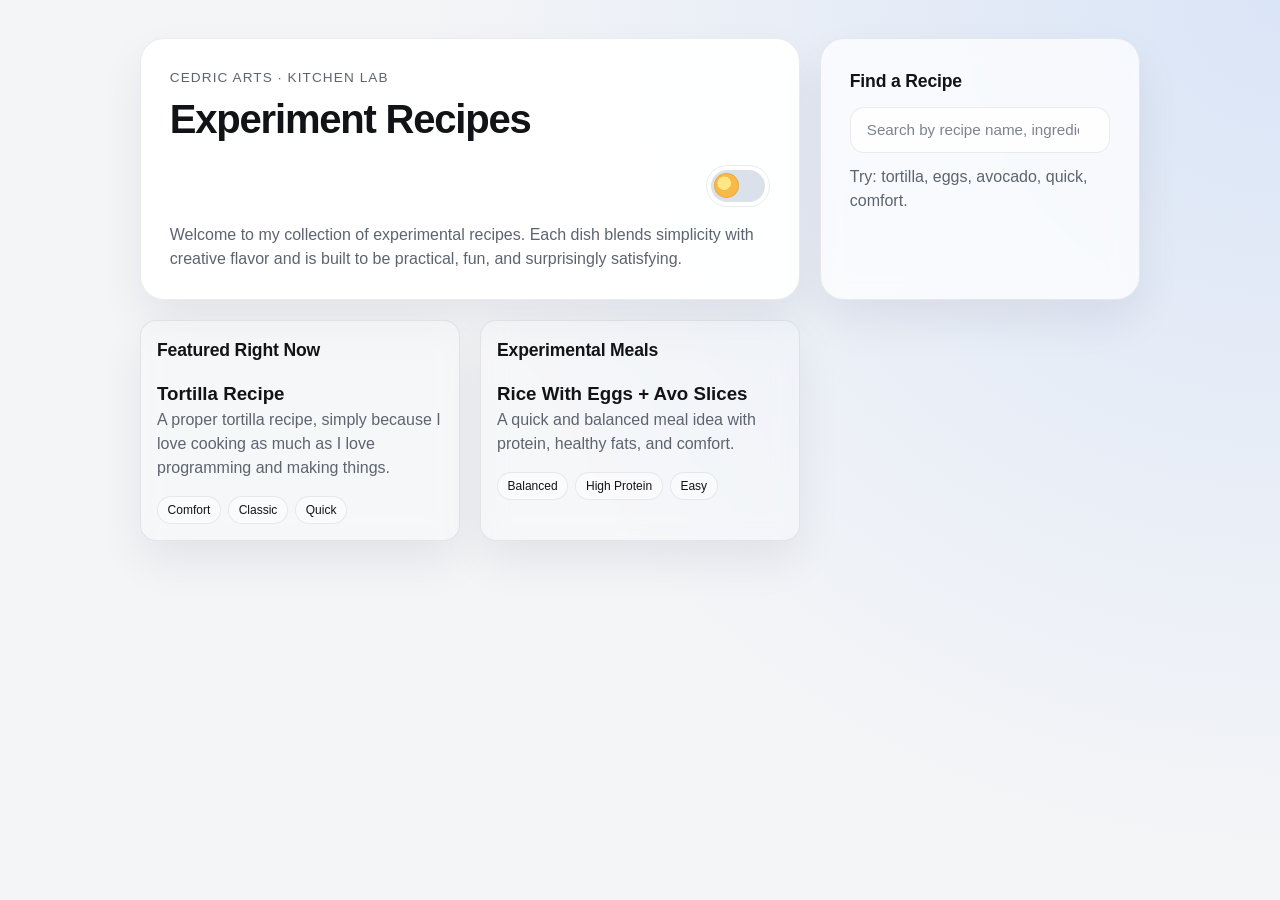
<file: index.html>
<!DOCTYPE html>
<html lang="en" data-theme="light">

<head>
  <meta charset="UTF-8">
  <meta name="viewport" content="width=device-width, initial-scale=1.0">
  <title>Experiment Recipes | Cedric Arts</title>
  <link rel="stylesheet" href="styles/homepage-styles.css">
</head>

<body>
  <main class="bento-layout">
    <header class="panel panel-hero">
      <div>
        <p class="eyebrow">Cedric Arts · Kitchen Lab</p>
        <h1>Experiment Recipes</h1>
      </div>

      <button class="theme-switch" id="themeToggle" type="button" aria-label="Toggle color theme" aria-pressed="false">
        <span class="switch-track">
          <span class="switch-thumb" aria-hidden="true"></span>
        </span>
      </button>

      <p>Welcome to my collection of experimental recipes. Each dish blends simplicity with creative flavor and is
        built to be practical, fun, and surprisingly satisfying.</p>
    </header>

    <section class="panel panel-search">
      <h2>Find a Recipe</h2>
      <label for="recipeSearch" class="sr-only">Search recipes</label>
      <input id="recipeSearch" type="search" placeholder="Search by recipe name, ingredient, or tag..." autocomplete="off">
      <p class="search-hint">Try: tortilla, eggs, avocado, quick, comfort.</p>
    </section>

    <section class="panel panel-feature recipe-card" data-search="tortilla proper recipe cooking programming" data-tags="comfort,classic,quick" aria-label="Open Tortilla Recipe">
      <h2>Featured Right Now</h2>
      <a href="recipes/tortilla-recipe.html">
        <h3>Tortilla Recipe</h3>
        <p>A proper tortilla recipe, simply because I love cooking as much as I love programming and making things.</p>
      </a>
      <div class="tags">
        <span class="tag">Comfort</span>
        <span class="tag">Classic</span>
        <span class="tag">Quick</span>
      </div>
    </section>

    <section class="panel panel-list recipe-card" data-search="rice eggs avocado balanced healthy fats protein" data-tags="balanced,high-protein,easy" aria-label="Open Rice With Eggs and Avocado recipe">
      <h2>Experimental Meals</h2>
      <a href="recipes/balanced-meal.html">
        <h3>Rice With Eggs + Avo Slices</h3>
        <p>A quick and balanced meal idea with protein, healthy fats, and comfort.</p>
      </a>
      <div class="tags">
        <span class="tag">Balanced</span>
        <span class="tag">High Protein</span>
        <span class="tag">Easy</span>
      </div>
    </section>
  </main>

  <script src="js/theme-toggle.js" defer></script>
  <script src="js/search.js" defer></script>
</body>

</html>
</file>
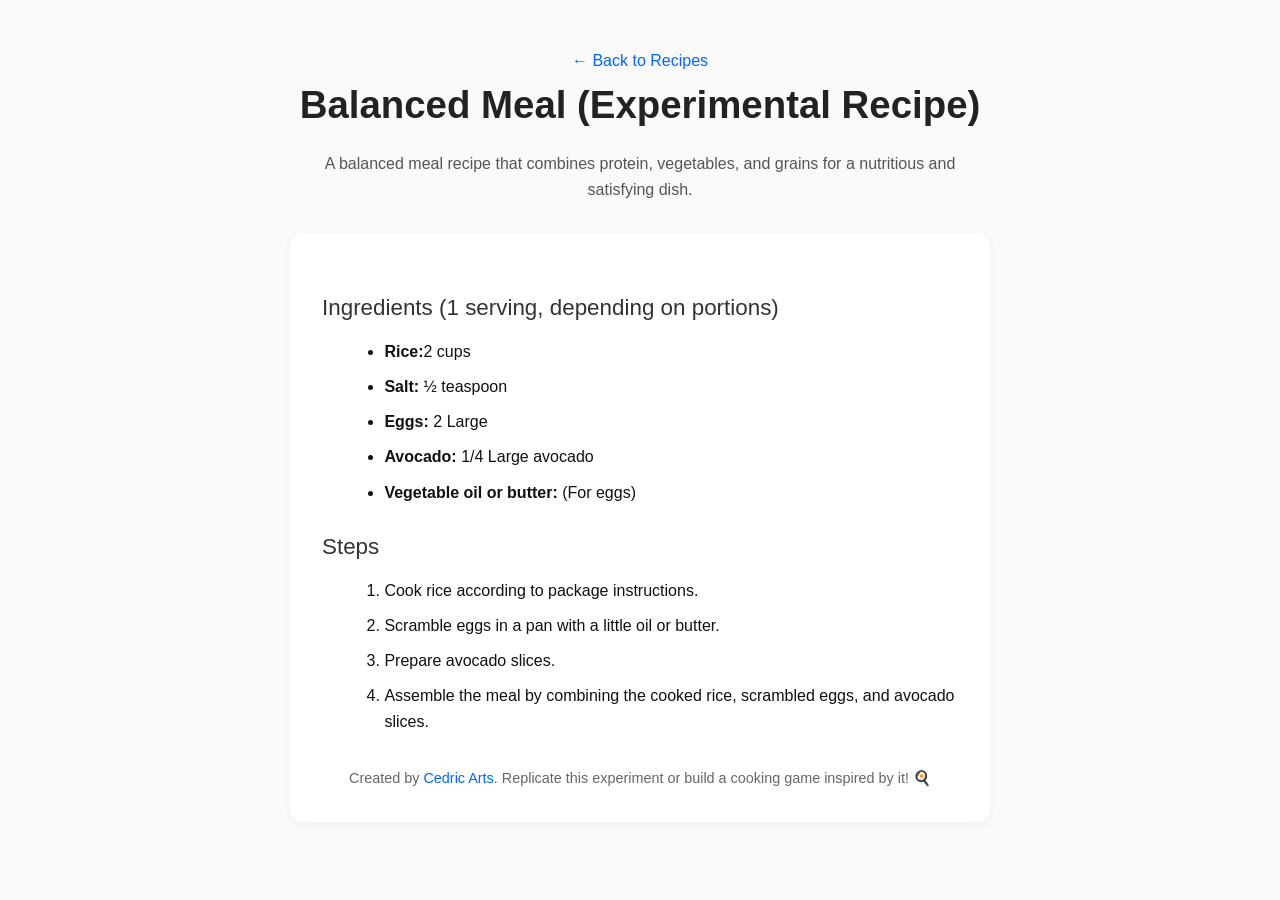
<file: recipes/balanced-meal.html>
<!DOCTYPE html>
<html lang="en">

<head>
    <meta charset="UTF-8">
    <meta name="viewport" content="width=device-width, initial-scale=1.0">
    <title>Experiment Recipes | Cedric Arts</title>
    <link rel="stylesheet" href="../styles/styles.css">
</head>

<body>
    <main>
        <header>
            <a href="../index.html">← Back to Recipes</a>
            <h1>Balanced Meal (Experimental Recipe)</h1>
            <p>A balanced meal recipe that combines protein, vegetables, and grains for a nutritious and satisfying dish.
            </p>
        </header>
        <div class="recipe-card">
            <section>
                <div class="section-title">Ingredients (1 serving, depending on portions)</div>
                <ul>
                    <li><strong>Rice:</strong>2 cups</li>
                    <li><strong>Salt:</strong> ½ teaspoon</li>
                    <li><strong>Eggs:</strong> 2 Large</li>
                    <li><strong>Avocado:</strong> 1/4 Large avocado</li>
                    <li><strong>Vegetable oil or butter:</strong> (For eggs)</li>
                </ul>
            </section>

            <section>
                <div class="section-title">Steps</div>
                <ol>
                    <li>Cook rice according to package instructions.</li>
                    <li>Scramble eggs in a pan with a little oil or butter.</li>
                    <li>Prepare avocado slices.</li>
                    <li>Assemble the meal by combining the cooked rice, scrambled eggs, and avocado slices.</li>
                </ol>
            </section>

            <footer>
                Created by <a href="https://cedricarts.github.io">Cedric Arts</a>.
                Replicate this experiment or build a cooking game inspired by it! 🍳
            </footer>
        </div>

    </main>
</body>

</html>
</file>
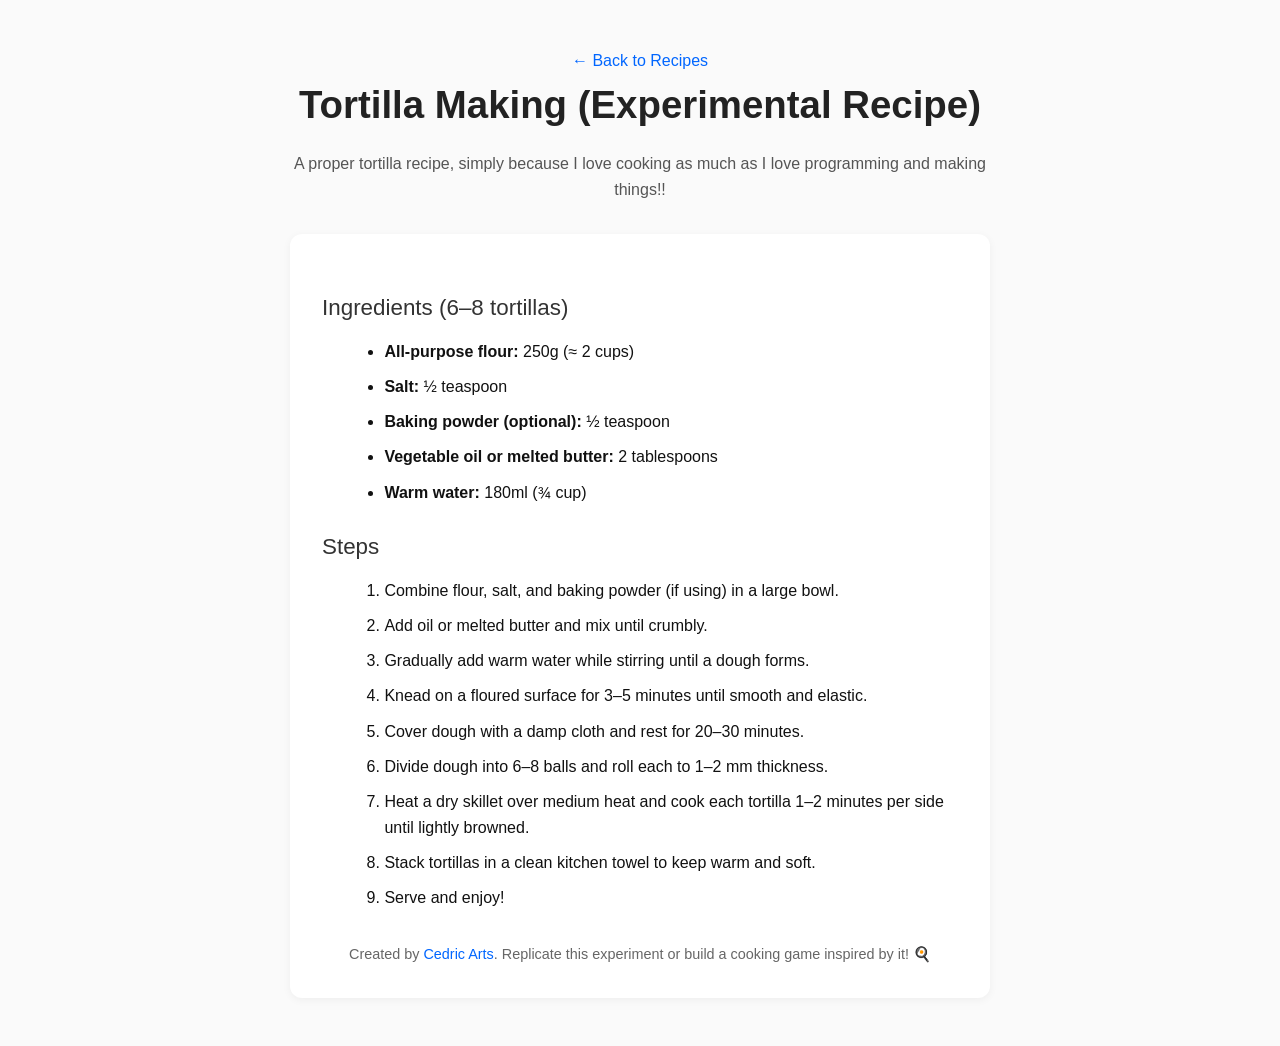
<file: recipes/tortilla-recipe.html>
<!DOCTYPE html>
<html lang="en">

<head>
  <meta charset="UTF-8">
  <meta name="viewport" content="width=device-width, initial-scale=1.0">
  <title>Experiment Recipes | Cedric Arts</title>
  <link rel="stylesheet" href="../styles/styles.css">
</head>

<body>
  <main>
    <header>
      <a href="../index.html">← Back to Recipes</a>
      <h1>Tortilla Making (Experimental Recipe)</h1>
      <p>A proper tortilla recipe, simply because I love cooking as much as I love programming and making things!!</p>
    </header>
    <div class="recipe-card">
      <section>
        <div class="section-title">Ingredients (6–8 tortillas)</div>
        <ul>
          <li><strong>All-purpose flour:</strong> 250g (≈ 2 cups)</li>
          <li><strong>Salt:</strong> ½ teaspoon</li>
          <li><strong>Baking powder (optional):</strong> ½ teaspoon</li>
          <li><strong>Vegetable oil or melted butter:</strong> 2 tablespoons</li>
          <li><strong>Warm water:</strong> 180ml (¾ cup)</li>
        </ul>
      </section>

      <section>
        <div class="section-title">Steps</div>
        <ol>
          <li>Combine flour, salt, and baking powder (if using) in a large bowl.</li>
          <li>Add oil or melted butter and mix until crumbly.</li>
          <li>Gradually add warm water while stirring until a dough forms.</li>
          <li>Knead on a floured surface for 3–5 minutes until smooth and elastic.</li>
          <li>Cover dough with a damp cloth and rest for 20–30 minutes.</li>
          <li>Divide dough into 6–8 balls and roll each to 1–2 mm thickness.</li>
          <li>Heat a dry skillet over medium heat and cook each tortilla 1–2 minutes per side until lightly browned.
          </li>
          <li>Stack tortillas in a clean kitchen towel to keep warm and soft.</li>
          <li>Serve and enjoy!</li>
        </ol>
      </section>

      <footer>
        Created by <a href="https://cedricarts.github.io">Cedric Arts</a>.
        Replicate this experiment or build a cooking game inspired by it! 🍳
      </footer>
    </div>

  </main>
</body>

</html>
</file>
<file: styles/homepage-styles.css>
:root {
    --bg: #f4f5f7;
    --panel: rgba(255, 255, 255, 0.72);
    --panel-strong: rgba(255, 255, 255, 0.95);
    --text: #121316;
    --muted: #5d6470;
    --border: rgba(15, 23, 42, 0.08);
    --shadow: 0 20px 45px rgba(10, 20, 40, 0.07);
    --accent: #3b82f6;
    --track: #dbe1ea;
    --input-bg: rgba(255, 255, 255, 0.8);
}

:root[data-theme='dark'] {
    --bg: #0f1115;
    --panel: rgba(30, 32, 39, 0.75);
    --panel-strong: rgba(22, 25, 32, 0.92);
    --text: #f3f5f8;
    --muted: #b8bfcc;
    --border: rgba(255, 255, 255, 0.08);
    --shadow: 0 18px 40px rgba(0, 0, 0, 0.35);
    --accent: #7ab2ff;
    --track: #2b3342;
    --input-bg: rgba(255, 255, 255, 0.06);
}

* { margin: 0; padding: 0; box-sizing: border-box; }
body { font-family: -apple-system, BlinkMacSystemFont, "SF Pro Text", "Inter", "Segoe UI", sans-serif; background: radial-gradient(circle at top right, rgba(59, 130, 246, 0.14), transparent 55%), var(--bg); color: var(--text); min-height: 100vh; line-height: 1.5; padding: clamp(1rem, 3vw, 2.5rem); }
.bento-layout { max-width: 1000px; margin: 0 auto; display: grid; gap: clamp(0.8rem, 2vw, 1.25rem); grid-template-columns: repeat(auto-fit, minmax(260px, 1fr)); }
.panel { background: var(--panel); backdrop-filter: blur(12px); border: 1px solid var(--border); border-radius: 24px; box-shadow: var(--shadow); padding: clamp(1rem, 2.5vw, 1.8rem); display: flex; flex-direction: column; gap: 1rem; }
.panel-hero { grid-column: span 2; background: var(--panel-strong); }
.panel-hero h1 { font-size: clamp(1.65rem, 4vw, 2.5rem); letter-spacing: -0.03em; }
.eyebrow { color: var(--muted); font-size: 0.85rem; text-transform: uppercase; letter-spacing: 0.08em; }
h2 { font-size: 1.1rem; letter-spacing: -0.01em; }

.theme-switch {
    margin-left: auto;
    appearance: none;
    -webkit-appearance: none;
    border: 1px solid var(--border);
    background: rgba(255, 255, 255, 0.35);
    border-radius: 999px;
    padding: 0.25rem;
    cursor: pointer;
    transition: border-color 0.2s ease, box-shadow 0.2s ease, background 0.2s ease;
}

.theme-switch:hover { border-color: var(--accent); }
.theme-switch:focus-visible { outline: none; box-shadow: 0 0 0 3px color-mix(in srgb, var(--accent) 28%, transparent); }
.switch-track { display: inline-flex; align-items: center; width: 3.4rem; height: 2rem; border-radius: 999px; background: var(--track); padding: 0.2rem; }
.switch-thumb { width: 1.55rem; height: 1.55rem; border-radius: 50%; background: #fff; border: 1px solid rgba(0,0,0,0.08); background-image: radial-gradient(circle at 40% 40%, #ffe785 34%, #f8b946 35%); transition: transform 0.22s ease, background-image 0.22s ease; }
:root[data-theme='dark'] .switch-thumb { transform: translateX(1.35rem); background-image: radial-gradient(circle at 35% 35%, #d9deff 32%, #8898ff 33%); }

.panel-search { gap: 0.75rem; }
#recipeSearch {
    width: 100%;
    border-radius: 14px;
    border: 1px solid var(--border);
    padding: 0.85rem 1rem;
    background: var(--input-bg);
    color: var(--text);
    font-size: 0.95rem;
    transition: border-color 0.2s ease, box-shadow 0.2s ease, background 0.2s ease;
}

#recipeSearch::placeholder { color: color-mix(in srgb, var(--muted) 80%, transparent); }
#recipeSearch:focus-visible { outline: none; border-color: var(--accent); box-shadow: 0 0 0 3px color-mix(in srgb, var(--accent) 25%, transparent); }

.search-hint, .panel p, .recipe-card p { color: var(--muted); }
.sr-only { position: absolute; width: 1px; height: 1px; overflow: hidden; clip: rect(0, 0, 0, 0); white-space: nowrap; }
.recipe-card a { text-decoration: none; color: inherit; }
.recipe-card { border-radius: 16px; border: 1px solid var(--border); padding: 1rem; background: rgba(255, 255, 255, 0.24); transition: transform 0.2s ease, border-color 0.2s ease; }
:root[data-theme='dark'] .recipe-card { background: rgba(255, 255, 255, 0.03); }
.recipe-card:hover { transform: translateY(-2px); border-color: var(--accent); }
.tags { display: flex; flex-wrap: wrap; gap: 0.45rem; }
.tag { font-size: 0.75rem; border: 1px solid var(--border); border-radius: 999px; padding: 0.25rem 0.6rem; background: rgba(255, 255, 255, 0.45); }
@media (max-width: 760px) { .panel-hero { grid-column: span 1; } }
</file>
<file: styles/styles.css>
html,
body {
  margin: 0;
  padding: 0;
  font-family: "Inter", sans-serif;
  background: #fafafa;
  color: #111;
  line-height: 1.6;
}

a {
  color: #0066ff;
  text-decoration: none;
}
a:hover {
  text-decoration: underline;
}

main {
  max-width: 700px;
  margin: 3rem auto;
  padding: 0 1rem;
}

header {
  text-align: center;
  margin-bottom: 2rem;
}
header h1 {
  font-size: 2.4rem;
  margin: 0;
  color: #222;
}
header p {
  color: #555;
}

.recipe-card {
  background: #fff;
  border-radius: 12px;
  padding: 2rem;
  box-shadow: 0 2px 8px rgba(0, 0, 0, 0.05);
}

.section-title {
  font-size: 1.4rem;
  margin: 1.5rem 0 0.8rem;
  color: #333;
}
ul,
ol {
  margin: 0 0 1rem 1.4rem;
}
li {
  margin-bottom: 0.6rem;
}

footer {
  margin-top: 2rem;
  text-align: center;
  font-size: 0.9rem;
  color: #666;
}
</file>
